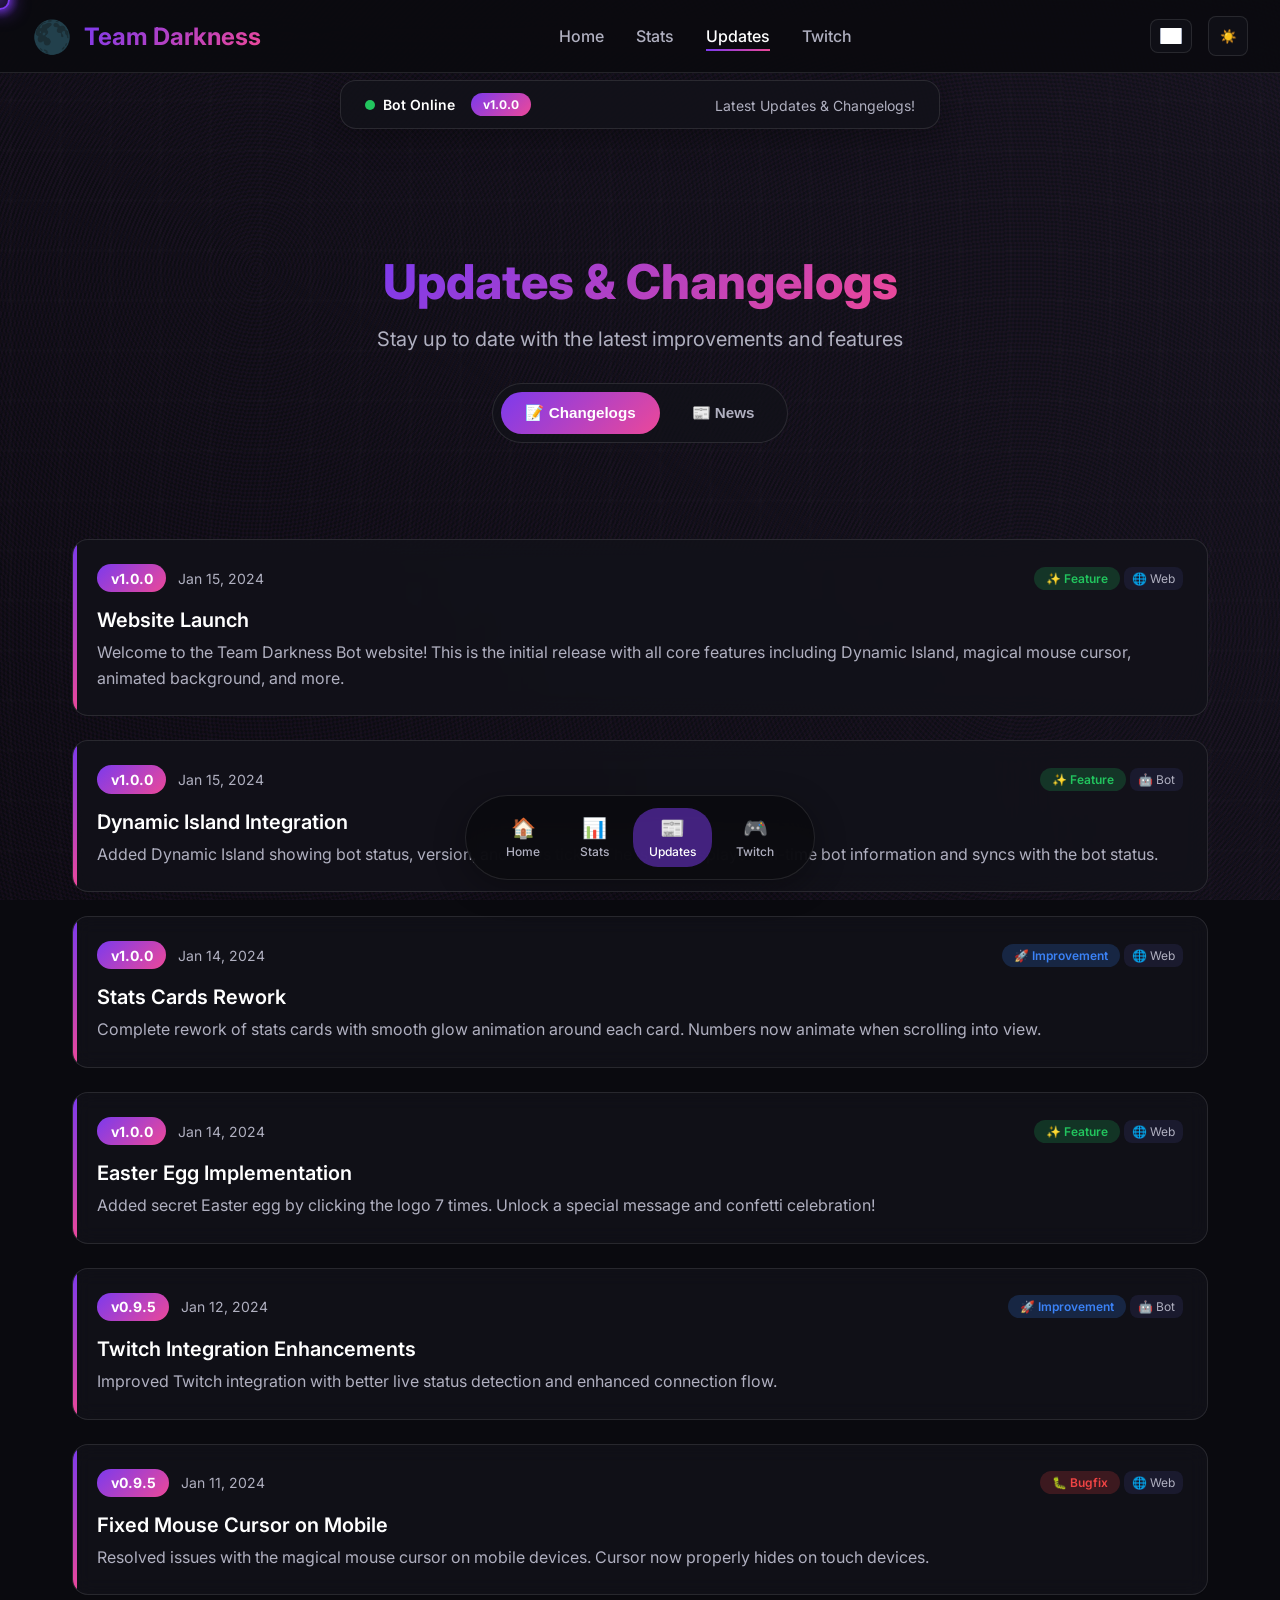
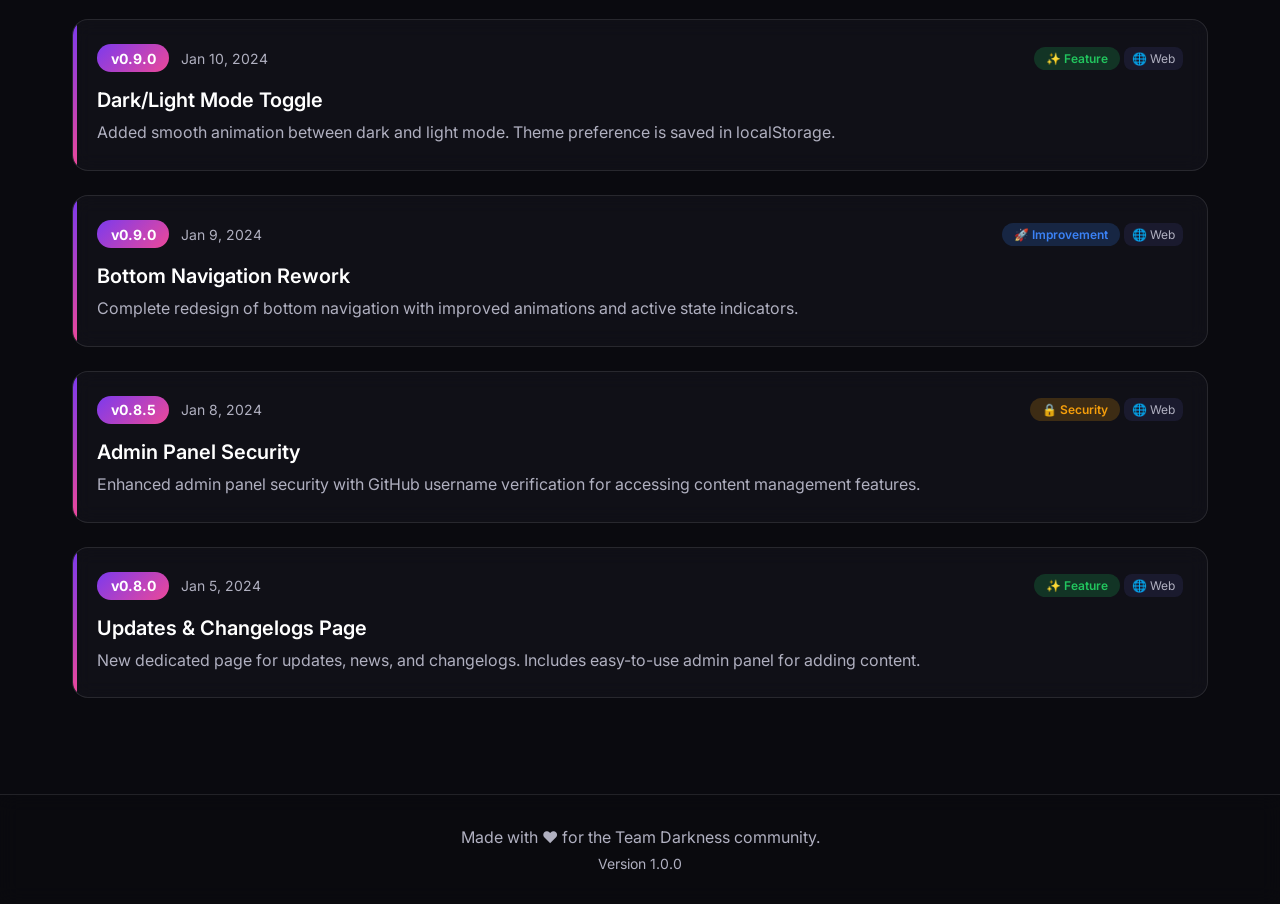
<file: updates.html>
<!DOCTYPE html>
<html lang="en">
<head>
    <meta charset="UTF-8">
    <meta name="viewport" content="width=device-width, initial-scale=1.0">
    <title>Updates & Changelogs - Team Darkness</title>
    <link rel="stylesheet" href="styles.css">
    <link rel="stylesheet" href="updates.css">
    <link rel="preconnect" href="https://fonts.googleapis.com">
    <link rel="preconnect" href="https://fonts.gstatic.com" crossorigin>
    <link href="https://fonts.googleapis.com/css2?family=Inter:wght@300;400;500;600;700;800&display=swap" rel="stylesheet">
</head>
<body>
    <!-- Magical Mouse Cursor -->
    <div class="cursor"></div>
    <div class="cursor-follower"></div>

    <!-- Animated Background -->
    <div class="background-container">
        <div class="topographic-bg"></div>
        <div class="blur-grid"></div>
        <div class="color-picker-popin" id="colorPickerPopin">
            <input type="color" id="bgColorPicker" value="#0a0a0f" title="Change Background Color">
        </div>
    </div>

    <!-- Navigation Bar -->
    <nav class="navbar">
        <div class="nav-container">
            <div class="logo" id="logo">
                <span class="logo-icon">🌑</span>
                <span class="logo-text">Team Darkness</span>
            </div>
            <ul class="nav-links">
                <li><a href="index.html" class="nav-link">Home</a></li>
                <li><a href="index.html#stats" class="nav-link">Stats</a></li>
                <li><a href="updates.html" class="nav-link active">Updates</a></li>
                <li><a href="index.html#twitch" class="nav-link">Twitch</a></li>
            </ul>
            <div class="nav-right">
                <button class="lang-switch" id="langSwitch" title="Switch Language">
                    <img src="data:image/svg+xml,%3Csvg xmlns='http://www.w3.org/2000/svg' viewBox='0 0 640 480'%3E%3Crect fill='%23012169' width='640' height='480'/%3E%3Cpath fill='%23FFF' d='M0 0L640 0L640 480L0 480z'/%3E%3C/svg%3E" alt="EN" class="flag-icon">
                </button>
                <button class="theme-toggle" id="themeToggle" title="Toggle Theme">
                    <span class="sun">☀️</span>
                    <span class="moon">🌙</span>
                </button>
            </div>
        </div>
    </nav>

    <!-- Dynamic Island -->
    <div class="dynamic-island" id="dynamicIsland">
        <div class="island-content">
            <div class="island-left">
                <div class="bot-status">
                    <span class="status-indicator" id="botStatusIndicator"></span>
                    <span class="status-text" id="botStatusText">Loading...</span>
                </div>
                <div class="version-badge" id="versionBadge">v1.0.0</div>
            </div>
            <div class="island-right">
                <div class="news-ticker" id="newsTicker">
                    <span class="ticker-text">Latest Updates & Changelogs!</span>
                </div>
            </div>
        </div>
    </div>

    <!-- Main Content -->
    <main class="main-content updates-page">
        <!-- Page Header -->
        <section class="page-header">
            <h1 class="page-title">
                <span class="gradient-text">Updates & Changelogs</span>
            </h1>
            <p class="page-subtitle">Stay up to date with the latest improvements and features</p>
            
            <!-- Tab Switcher -->
            <div class="tab-switcher">
                <button class="tab-btn active" data-tab="changelogs">
                    📝 Changelogs
                </button>
                <button class="tab-btn" data-tab="news">
                    📰 News
                </button>
            </div>
        </section>

        <!-- Changelogs Section -->
        <section id="changelogs" class="content-section active">
            <div class="changelogs-container">
                <!-- Changelog items will be dynamically loaded from changelogs.json -->
                <div class="changelog-list" id="changelogList">
                    <!-- Placeholder while loading -->
                    <div class="loading-state">
                        <div class="spinner"></div>
                        <p>Loading changelogs...</p>
                    </div>
                </div>
            </div>
        </section>

        <!-- News Section -->
        <section id="news" class="content-section">
            <div class="news-container">
                <!-- News items will be dynamically loaded from news.json -->
                <div class="news-list" id="newsList">
                    <!-- Placeholder while loading -->
                    <div class="loading-state">
                        <div class="spinner"></div>
                        <p>Loading news...</p>
                    </div>
                </div>
            </div>
        </section>

        <!-- Admin Panel (Hidden by default) -->
        <section id="adminPanel" class="admin-panel" style="display: none;">
            <div class="admin-card glow-card">
                <h2>⚙️ Admin Panel</h2>
                <p>Add new changelogs and news easily</p>
                
                <div class="admin-tabs">
                    <button class="admin-tab-btn active" data-admin-tab="add-changelog">Add Changelog</button>
                    <button class="admin-tab-btn" data-admin-tab="add-news">Add News</button>
                </div>

                <!-- Add Changelog Form -->
                <div id="addChangelog" class="admin-form active">
                    <form id="changelogForm">
                        <div class="form-group">
                            <label for="clVersion">Version</label>
                            <input type="text" id="clVersion" placeholder="e.g., 1.0.0" required>
                        </div>
                        <div class="form-group">
                            <label for="clDate">Date</label>
                            <input type="date" id="clDate" required>
                        </div>
                        <div class="form-group">
                            <label for="clType">Type</label>
                            <select id="clType">
                                <option value="feature">✨ Feature</option>
                                <option value="improvement">🚀 Improvement</option>
                                <option value="bugfix">🐛 Bug Fix</option>
                                <option value="security">🔒 Security</option>
                            </select>
                        </div>
                        <div class="form-group">
                            <label for="clTitle">Title</label>
                            <input type="text" id="clTitle" placeholder="Brief title of the change" required>
                        </div>
                        <div class="form-group">
                            <label for="clDescription">Description</label>
                            <textarea id="clDescription" rows="4" placeholder="Detailed description of the change" required></textarea>
                        </div>
                        <div class="form-group">
                            <label for="clSource">Source</label>
                            <select id="clSource">
                                <option value="web">🌐 Web</option>
                                <option value="bot">🤖 Bot</option>
                            </select>
                        </div>
                        <button type="submit" class="btn btn-primary">Add Changelog</button>
                    </form>
                </div>

                <!-- Add News Form -->
                <div id="addNews" class="admin-form">
                    <form id="newsForm">
                        <div class="form-group">
                            <label for="newsTitle">Title</label>
                            <input type="text" id="newsTitle" placeholder="News title" required>
                        </div>
                        <div class="form-group">
                            <label for="newsDate">Date</label>
                            <input type="date" id="newsDate" required>
                        </div>
                        <div class="form-group">
                            <label for="newsCategory">Category</label>
                            <select id="newsCategory">
                                <option value="announcement">📢 Announcement</option>
                                <option value="event">🎉 Event</option>
                                <option value="update">🔄 Update</option>
                                <option value="community">👥 Community</option>
                            </select>
                        </div>
                        <div class="form-group">
                            <label for="newsContent">Content</label>
                            <textarea id="newsContent" rows="6" placeholder="Full news content" required></textarea>
                        </div>
                        <div class="form-group">
                            <label for="newsImage">Image URL (optional)</label>
                            <input type="url" id="newsImage" placeholder="https://example.com/image.png">
                        </div>
                        <button type="submit" class="btn btn-primary">Add News</button>
                    </form>
                </div>
            </div>
        </section>
    </main>

    <!-- Bottom Navigation -->
    <nav class="bottom-nav">
        <a href="index.html" class="bottom-nav-item">
            <span class="nav-icon">🏠</span>
            <span class="nav-label">Home</span>
        </a>
        <a href="index.html#stats" class="bottom-nav-item">
            <span class="nav-icon">📊</span>
            <span class="nav-label">Stats</span>
        </a>
        <a href="updates.html" class="bottom-nav-item active">
            <span class="nav-icon">📰</span>
            <span class="nav-label">Updates</span>
        </a>
        <a href="index.html#twitch" class="bottom-nav-item">
            <span class="nav-icon">🎮</span>
            <span class="nav-label">Twitch</span>
        </a>
        <a href="#" class="bottom-nav-item admin-only" id="adminPanelNav" style="display: none;">
            <span class="nav-icon">⚙️</span>
            <span class="nav-label">Admin</span>
        </a>
    </nav>

    <!-- Footer -->
    <footer class="footer">
        <div class="footer-content">
            <p class="footer-text animated-text" id="footerText">
                Made with ❤️ for the Team Darkness community.
            </p>
            <p class="footer-version">Version <span id="footerVersion">1.0.0</span></p>
        </div>
    </footer>

    <script src="config.js"></script>
    <script src="updates.js"></script>
</body>
</html>
</file>
<file: styles.css>
/* CSS Variables for Theme Support */
:root {
    --bg-primary: #0a0a0f;
    --bg-secondary: #12121a;
    --bg-tertiary: #1a1a2e;
    --text-primary: #ffffff;
    --text-secondary: #b0b0c0;
    --accent-primary: #7c3aed;
    --accent-secondary: #a855f7;
    --accent-glow: rgba(124, 58, 237, 0.5);
    --gradient-start: #7c3aed;
    --gradient-end: #ec4899;
    --card-bg: rgba(18, 18, 26, 0.8);
    --nav-bg: rgba(10, 10, 15, 0.9);
    --border-color: rgba(255, 255, 255, 0.1);
    --glow-color: rgba(124, 58, 237, 0.3);
    --cursor-color: #7c3aed;
    --transition-speed: 0.3s;
}

[data-theme="light"] {
    --bg-primary: #f5f5f7;
    --bg-secondary: #ffffff;
    --bg-tertiary: #e8e8ed;
    --text-primary: #1a1a2e;
    --text-secondary: #4a4a5a;
    --accent-primary: #6366f1;
    --accent-secondary: #8b5cf6;
    --accent-glow: rgba(99, 102, 241, 0.5);
    --gradient-start: #6366f1;
    --gradient-end: #ec4899;
    --card-bg: rgba(255, 255, 255, 0.8);
    --nav-bg: rgba(245, 245, 247, 0.9);
    --border-color: rgba(0, 0, 0, 0.1);
    --glow-color: rgba(99, 102, 241, 0.3);
    --cursor-color: #6366f1;
}

/* Reset & Base Styles */
* {
    margin: 0;
    padding: 0;
    box-sizing: border-box;
}

html {
    scroll-behavior: smooth;
}

body {
    font-family: 'Inter', -apple-system, BlinkMacSystemFont, sans-serif;
    background: var(--bg-primary);
    color: var(--text-primary);
    overflow-x: hidden;
    cursor: none;
    transition: background-color var(--transition-speed) ease, color var(--transition-speed) ease;
}

/* Magical Mouse Cursor */
.cursor {
    position: fixed;
    width: 20px;
    height: 20px;
    border: 2px solid var(--cursor-color);
    border-radius: 50%;
    pointer-events: none;
    z-index: 9999;
    transform: translate(-50%, -50%);
    transition: width 0.2s, height 0.2s, background-color 0.2s;
    box-shadow: 0 0 10px var(--cursor-color), 0 0 20px var(--cursor-color);
    animation: cursorGlow 2s ease-in-out infinite;
}

.cursor-follower {
    position: fixed;
    width: 40px;
    height: 40px;
    background: radial-gradient(circle, var(--accent-glow) 0%, transparent 70%);
    border-radius: 50%;
    pointer-events: none;
    z-index: 9998;
    transform: translate(-50%, -50%);
    transition: transform 0.1s ease-out;
    opacity: 0.6;
}

.cursor.hover {
    width: 30px;
    height: 30px;
    background-color: var(--accent-glow);
}

@keyframes cursorGlow {
    0%, 100% {
        box-shadow: 0 0 10px var(--cursor-color), 0 0 20px var(--cursor-color), 0 0 30px var(--cursor-color);
    }
    50% {
        box-shadow: 0 0 20px var(--cursor-color), 0 0 30px var(--cursor-color), 0 0 40px var(--cursor-color);
    }
}

/* Animated Background */
.background-container {
    position: fixed;
    top: 0;
    left: 0;
    width: 100%;
    height: 100%;
    z-index: -1;
    overflow: hidden;
}

.topographic-bg {
    position: absolute;
    width: 100%;
    height: 100%;
    background: 
        repeating-radial-gradient(circle at 20% 30%, transparent 0, transparent 2px, rgba(124, 58, 237, 0.03) 2px, rgba(124, 58, 237, 0.03) 4px),
        repeating-radial-gradient(circle at 80% 70%, transparent 0, transparent 2px, rgba(236, 72, 153, 0.03) 2px, rgba(236, 72, 153, 0.03) 4px),
        linear-gradient(45deg, var(--bg-primary) 0%, var(--bg-secondary) 100%);
    animation: topographicMove 30s linear infinite;
}

@keyframes topographicMove {
    0% {
        transform: scale(1) rotate(0deg);
    }
    50% {
        transform: scale(1.1) rotate(5deg);
    }
    100% {
        transform: scale(1) rotate(0deg);
    }
}

.blur-grid {
    position: absolute;
    width: 200%;
    height: 200%;
    top: -50%;
    left: -50%;
    background-image: 
        linear-gradient(var(--border-color) 1px, transparent 1px),
        linear-gradient(90deg, var(--border-color) 1px, transparent 1px);
    background-size: 50px 50px;
    filter: blur(1px);
    opacity: 0.3;
    animation: gridMove 20s linear infinite;
}

@keyframes gridMove {
    0% {
        transform: translate(0, 0);
    }
    100% {
        transform: translate(50px, 50px);
    }
}

.color-picker-popin {
    position: fixed;
    bottom: 100px;
    right: 20px;
    z-index: 1000;
    opacity: 0;
    transform: translateY(20px);
    transition: opacity 0.3s ease, transform 0.3s ease;
}

.color-picker-popin:hover,
.color-picker-popin.active {
    opacity: 1;
    transform: translateY(0);
}

#bgColorPicker {
    width: 50px;
    height: 50px;
    border: none;
    border-radius: 50%;
    cursor: pointer;
    box-shadow: 0 4px 15px rgba(0, 0, 0, 0.3);
    transition: transform 0.3s ease;
}

#bgColorPicker:hover {
    transform: scale(1.1);
}

/* Navigation Bar */
.navbar {
    position: fixed;
    top: 0;
    left: 0;
    width: 100%;
    z-index: 1000;
    background: var(--nav-bg);
    backdrop-filter: blur(20px);
    border-bottom: 1px solid var(--border-color);
    transition: all var(--transition-speed) ease;
}

.navbar.scrolled {
    box-shadow: 0 4px 30px rgba(0, 0, 0, 0.3);
}

.nav-container {
    max-width: 1400px;
    margin: 0 auto;
    padding: 1rem 2rem;
    display: flex;
    justify-content: space-between;
    align-items: center;
}

.logo {
    display: flex;
    align-items: center;
    gap: 0.75rem;
    cursor: pointer;
    transition: transform 0.3s ease;
}

.logo:hover {
    transform: scale(1.05);
}

.logo-icon {
    font-size: 2rem;
    animation: logoPulse 3s ease-in-out infinite;
}

@keyframes logoPulse {
    0%, 100% {
        transform: scale(1);
        filter: hue-rotate(0deg);
    }
    50% {
        transform: scale(1.1);
        filter: hue-rotate(30deg);
    }
}

.logo-text {
    font-size: 1.5rem;
    font-weight: 700;
    background: linear-gradient(135deg, var(--gradient-start), var(--gradient-end));
    -webkit-background-clip: text;
    -webkit-text-fill-color: transparent;
    background-clip: text;
}

.nav-links {
    display: flex;
    list-style: none;
    gap: 2rem;
}

.nav-link {
    color: var(--text-secondary);
    text-decoration: none;
    font-weight: 500;
    position: relative;
    transition: color 0.3s ease;
}

.nav-link::after {
    content: '';
    position: absolute;
    bottom: -5px;
    left: 0;
    width: 0;
    height: 2px;
    background: linear-gradient(90deg, var(--gradient-start), var(--gradient-end));
    transition: width 0.3s ease;
}

.nav-link:hover,
.nav-link.active {
    color: var(--text-primary);
}

.nav-link:hover::after,
.nav-link.active::after {
    width: 100%;
}

.nav-right {
    display: flex;
    align-items: center;
    gap: 1rem;
}

.lang-switch,
.theme-toggle {
    background: var(--card-bg);
    border: 1px solid var(--border-color);
    border-radius: 8px;
    padding: 0.5rem;
    cursor: pointer;
    transition: all 0.3s ease;
    display: flex;
    align-items: center;
    justify-content: center;
}

.lang-switch:hover,
.theme-toggle:hover {
    transform: scale(1.1);
    border-color: var(--accent-primary);
}

.flag-icon {
    width: 24px;
    height: 16px;
    border-radius: 2px;
}

.theme-toggle {
    width: 40px;
    height: 40px;
    position: relative;
}

.sun, .moon {
    position: absolute;
    transition: all 0.3s ease;
}

[data-theme="light"] .sun {
    opacity: 0;
    transform: rotate(90deg);
}

[data-theme="dark"] .moon {
    opacity: 0;
    transform: rotate(-90deg);
}

/* Dynamic Island */
.dynamic-island {
    position: fixed;
    top: 80px;
    left: 50%;
    transform: translateX(-50%);
    background: var(--card-bg);
    backdrop-filter: blur(20px);
    border: 1px solid var(--border-color);
    border-radius: 16px;
    padding: 0.75rem 1.5rem;
    z-index: 999;
    box-shadow: 0 8px 32px rgba(0, 0, 0, 0.3);
    transition: all 0.3s ease;
    max-width: 90%;
    width: 600px;
}

.dynamic-island:hover {
    transform: translateX(-50%) scale(1.02);
    box-shadow: 0 12px 40px rgba(0, 0, 0, 0.4);
}

.island-content {
    display: flex;
    justify-content: space-between;
    align-items: center;
}

.island-left {
    display: flex;
    align-items: center;
    gap: 1rem;
}

.bot-status {
    display: flex;
    align-items: center;
    gap: 0.5rem;
}

.status-indicator {
    width: 10px;
    height: 10px;
    border-radius: 50%;
    background: #ef4444;
    animation: pulse 2s ease-in-out infinite;
}

.status-indicator.online {
    background: #22c55e;
}

@keyframes pulse {
    0%, 100% {
        opacity: 1;
        transform: scale(1);
    }
    50% {
        opacity: 0.5;
        transform: scale(1.2);
    }
}

.status-text {
    font-size: 0.875rem;
    font-weight: 600;
}

.version-badge {
    background: linear-gradient(135deg, var(--gradient-start), var(--gradient-end));
    padding: 0.25rem 0.75rem;
    border-radius: 20px;
    font-size: 0.75rem;
    font-weight: 700;
    color: white;
}

.island-right {
    display: flex;
    align-items: center;
    gap: 1rem;
}

.news-ticker {
    overflow: hidden;
    white-space: nowrap;
    max-width: 200px;
}

.ticker-text {
    display: inline-block;
    animation: ticker 10s linear infinite;
    font-size: 0.875rem;
    color: var(--text-secondary);
}

@keyframes ticker {
    0% {
        transform: translateX(100%);
    }
    100% {
        transform: translateX(-100%);
    }
}

.easter-egg-indicator {
    font-size: 1.25rem;
    opacity: 0;
    transform: scale(0);
    transition: all 0.3s ease;
    cursor: pointer;
}

.easter-egg-indicator.visible {
    opacity: 1;
    transform: scale(1);
    animation: sparkle 1s ease-in-out infinite;
}

@keyframes sparkle {
    0%, 100% {
        transform: scale(1) rotate(0deg);
    }
    50% {
        transform: scale(1.2) rotate(180deg);
    }
}

/* Main Content */
.main-content {
    padding-top: 180px;
    min-height: 100vh;
}

/* Hero Section */
.hero-section {
    min-height: 80vh;
    display: flex;
    align-items: center;
    justify-content: center;
    text-align: center;
    padding: 2rem;
}

.hero-content {
    max-width: 800px;
}

.hero-title {
    font-size: 4rem;
    font-weight: 800;
    margin-bottom: 1rem;
    line-height: 1.2;
}

.gradient-text {
    background: linear-gradient(135deg, var(--gradient-start), var(--gradient-end));
    -webkit-background-clip: text;
    -webkit-text-fill-color: transparent;
    background-clip: text;
}

.hero-subtitle {
    font-size: 1.5rem;
    color: var(--text-secondary);
    margin-bottom: 2rem;
}

.animate-fade-in {
    animation: fadeInUp 0.8s ease-out;
}

.animate-fade-in-delay {
    animation: fadeInUp 0.8s ease-out 0.2s both;
}

@keyframes fadeInUp {
    from {
        opacity: 0;
        transform: translateY(30px);
    }
    to {
        opacity: 1;
        transform: translateY(0);
    }
}

.live-status {
    display: inline-flex;
    align-items: center;
    gap: 0.5rem;
    background: var(--card-bg);
    padding: 0.75rem 1.5rem;
    border-radius: 50px;
    border: 1px solid var(--border-color);
    margin-bottom: 2rem;
}

.live-dot {
    width: 10px;
    height: 10px;
    border-radius: 50%;
    background: #ef4444;
    animation: pulse 2s ease-in-out infinite;
}

.live-status.live .live-dot {
    background: #22c55e;
}

.live-text {
    font-weight: 600;
    font-size: 0.875rem;
}

.cta-buttons {
    display: flex;
    gap: 1rem;
    justify-content: center;
    flex-wrap: wrap;
}

.btn {
    padding: 1rem 2rem;
    border-radius: 12px;
    font-weight: 600;
    text-decoration: none;
    transition: all 0.3s ease;
    cursor: pointer;
    border: none;
    font-size: 1rem;
}

.btn-primary {
    background: linear-gradient(135deg, var(--gradient-start), var(--gradient-end));
    color: white;
    box-shadow: 0 4px 15px var(--accent-glow);
}

.btn-primary:hover {
    transform: translateY(-2px);
    box-shadow: 0 8px 25px var(--accent-glow);
}

.btn-secondary {
    background: var(--card-bg);
    color: var(--text-primary);
    border: 1px solid var(--border-color);
}

.btn-secondary:hover {
    background: var(--bg-tertiary);
    transform: translateY(-2px);
}

.btn-twitch {
    background: #9146ff;
    color: white;
}

.btn-twitch:hover {
    background: #772ce8;
    transform: translateY(-2px);
}

.btn-close {
    background: var(--bg-tertiary);
    color: var(--text-primary);
    margin-top: 1rem;
}

/* Stats Section */
.stats-section {
    padding: 4rem 2rem;
    max-width: 1400px;
    margin: 0 auto;
}

.section-title {
    font-size: 2.5rem;
    font-weight: 700;
    text-align: center;
    margin-bottom: 3rem;
}

.stats-grid {
    display: grid;
    grid-template-columns: repeat(auto-fit, minmax(250px, 1fr));
    gap: 2rem;
}

.stat-card {
    background: var(--card-bg);
    backdrop-filter: blur(10px);
    border: 1px solid var(--border-color);
    border-radius: 16px;
    padding: 2rem;
    text-align: center;
    transition: all 0.3s ease;
}

.stat-card:hover {
    transform: translateY(-5px);
}

.glow-card {
    position: relative;
    overflow: hidden;
}

.glow-card::before {
    content: '';
    position: absolute;
    top: -50%;
    left: -50%;
    width: 200%;
    height: 200%;
    background: conic-gradient(transparent, var(--accent-primary), transparent 30%);
    animation: glowRotate 4s linear infinite;
    opacity: 0;
    transition: opacity 0.3s ease;
}

.glow-card:hover::before {
    opacity: 0.5;
}

@keyframes glowRotate {
    0% {
        transform: rotate(0deg);
    }
    100% {
        transform: rotate(360deg);
    }
}

.stat-card > * {
    position: relative;
    z-index: 1;
}

.stat-icon {
    font-size: 3rem;
    margin-bottom: 1rem;
}

.stat-value {
    font-size: 2.5rem;
    font-weight: 700;
    background: linear-gradient(135deg, var(--gradient-start), var(--gradient-end));
    -webkit-background-clip: text;
    -webkit-text-fill-color: transparent;
    background-clip: text;
    margin-bottom: 0.5rem;
}

.stat-label {
    color: var(--text-secondary);
    font-size: 1rem;
}

/* Twitch Section */
.twitch-section {
    padding: 4rem 2rem;
    max-width: 800px;
    margin: 0 auto;
}

.twitch-container {
    display: flex;
    justify-content: center;
}

.twitch-card {
    width: 100%;
    background: var(--card-bg);
    backdrop-filter: blur(10px);
    border: 1px solid var(--border-color);
    border-radius: 16px;
    padding: 2rem;
}

.twitch-header {
    display: flex;
    justify-content: space-between;
    align-items: center;
    margin-bottom: 1.5rem;
}

.twitch-logo {
    width: 40px;
    height: 40px;
}

.twitch-live-badge {
    background: #ef4444;
    color: white;
    padding: 0.25rem 0.75rem;
    border-radius: 20px;
    font-size: 0.75rem;
    font-weight: 700;
}

.twitch-live-badge.live {
    background: #22c55e;
}

.twitch-content {
    text-align: center;
    color: var(--text-secondary);
}

.twitch-content p {
    margin-bottom: 1.5rem;
}

/* Bottom Navigation */
.bottom-nav {
    position: fixed;
    bottom: 20px;
    left: 50%;
    transform: translateX(-50%);
    background: var(--nav-bg);
    backdrop-filter: blur(20px);
    border: 1px solid var(--border-color);
    border-radius: 50px;
    padding: 0.75rem 1.5rem;
    display: flex;
    gap: 0.5rem;
    z-index: 1000;
    box-shadow: 0 8px 32px rgba(0, 0, 0, 0.3);
}

.bottom-nav-item {
    display: flex;
    flex-direction: column;
    align-items: center;
    gap: 0.25rem;
    padding: 0.5rem 1rem;
    text-decoration: none;
    color: var(--text-secondary);
    border-radius: 25px;
    transition: all 0.3s ease;
}

.bottom-nav-item:hover,
.bottom-nav-item.active {
    background: var(--accent-glow);
    color: var(--text-primary);
}

.nav-icon {
    font-size: 1.25rem;
}

.nav-label {
    font-size: 0.75rem;
    font-weight: 500;
}

/* Footer */
.footer {
    padding: 2rem;
    text-align: center;
    background: var(--nav-bg);
    backdrop-filter: blur(10px);
    border-top: 1px solid var(--border-color);
    margin-top: 4rem;
}

.footer-content {
    max-width: 1400px;
    margin: 0 auto;
}

.footer-text {
    font-size: 1rem;
    color: var(--text-secondary);
    margin-bottom: 0.5rem;
    transition: opacity 0.5s ease;
}

.footer-version {
    font-size: 0.875rem;
    color: var(--text-secondary);
}

/* Modal */
.modal {
    position: fixed;
    top: 0;
    left: 0;
    width: 100%;
    height: 100%;
    background: rgba(0, 0, 0, 0.8);
    backdrop-filter: blur(10px);
    display: flex;
    align-items: center;
    justify-content: center;
    z-index: 2000;
    opacity: 0;
    visibility: hidden;
    transition: all 0.3s ease;
}

.modal.active {
    opacity: 1;
    visibility: visible;
}

.modal-content {
    background: var(--card-bg);
    border: 1px solid var(--border-color);
    border-radius: 16px;
    padding: 2rem;
    max-width: 500px;
    width: 90%;
    text-align: center;
    transform: scale(0.8);
    transition: transform 0.3s ease;
}

.modal.active .modal-content {
    transform: scale(1);
}

.modal-content h2 {
    font-size: 2rem;
    margin-bottom: 1rem;
    background: linear-gradient(135deg, var(--gradient-start), var(--gradient-end));
    -webkit-background-clip: text;
    -webkit-text-fill-color: transparent;
    background-clip: text;
}

.modal-content p {
    color: var(--text-secondary);
    margin-bottom: 1rem;
}

.special-message {
    font-style: italic;
    font-size: 1.125rem;
    color: var(--text-primary);
    margin: 1.5rem 0;
    padding: 1rem;
    background: var(--bg-tertiary);
    border-radius: 8px;
    border-left: 3px solid var(--accent-primary);
}

/* Responsive Design */
@media (max-width: 768px) {
    .nav-links {
        display: none;
    }

    .hero-title {
        font-size: 2.5rem;
    }

    .hero-subtitle {
        font-size: 1.125rem;
    }

    .dynamic-island {
        width: 90%;
        top: 70px;
    }

    .main-content {
        padding-top: 160px;
    }

    .bottom-nav {
        bottom: 10px;
        padding: 0.5rem 1rem;
    }

    .nav-label {
        display: none;
    }

    .stats-grid {
        grid-template-columns: 1fr;
    }
}

/* Scroll Animations */
.animate-on-scroll {
    opacity: 0;
    transform: translateY(30px);
    transition: all 0.6s ease;
}

.animate-on-scroll.visible {
    opacity: 1;
    transform: translateY(0);
}

/* Admin Panel Visibility */
.admin-only.visible {
    display: flex !important;
}
</file>
<file: updates.css>
/* Updates & Changelogs Page Specific Styles */

.updates-page {
    padding-top: 220px;
}

/* Page Header */
.page-header {
    text-align: center;
    padding: 2rem;
    margin-bottom: 2rem;
}

.page-title {
    font-size: 3rem;
    font-weight: 800;
    margin-bottom: 1rem;
}

.page-subtitle {
    font-size: 1.25rem;
    color: var(--text-secondary);
    margin-bottom: 2rem;
}

/* Tab Switcher */
.tab-switcher {
    display: inline-flex;
    gap: 0.5rem;
    background: var(--card-bg);
    padding: 0.5rem;
    border-radius: 50px;
    border: 1px solid var(--border-color);
}

.tab-btn {
    padding: 0.75rem 1.5rem;
    border: none;
    background: transparent;
    color: var(--text-secondary);
    font-weight: 600;
    border-radius: 25px;
    cursor: pointer;
    transition: all 0.3s ease;
    font-size: 0.95rem;
}

.tab-btn:hover {
    color: var(--text-primary);
}

.tab-btn.active {
    background: linear-gradient(135deg, var(--gradient-start), var(--gradient-end));
    color: white;
}

/* Content Sections */
.content-section {
    display: none;
    padding: 2rem;
    max-width: 1200px;
    margin: 0 auto;
    animation: fadeIn 0.3s ease;
}

.content-section.active {
    display: block;
}

@keyframes fadeIn {
    from {
        opacity: 0;
        transform: translateY(10px);
    }
    to {
        opacity: 1;
        transform: translateY(0);
    }
}

/* Loading State */
.loading-state {
    text-align: center;
    padding: 4rem 2rem;
}

.spinner {
    width: 50px;
    height: 50px;
    border: 3px solid var(--border-color);
    border-top-color: var(--accent-primary);
    border-radius: 50%;
    margin: 0 auto 1.5rem;
    animation: spin 1s linear infinite;
}

@keyframes spin {
    to {
        transform: rotate(360deg);
    }
}

.loading-state p {
    color: var(--text-secondary);
}

/* Changelog List */
.changelog-list {
    display: flex;
    flex-direction: column;
    gap: 1.5rem;
}

.changelog-item {
    background: var(--card-bg);
    backdrop-filter: blur(10px);
    border: 1px solid var(--border-color);
    border-radius: 16px;
    padding: 1.5rem;
    transition: all 0.3s ease;
    position: relative;
    overflow: hidden;
}

.changelog-item::before {
    content: '';
    position: absolute;
    top: 0;
    left: 0;
    width: 4px;
    height: 100%;
    background: linear-gradient(180deg, var(--gradient-start), var(--gradient-end));
}

.changelog-item:hover {
    transform: translateX(5px);
    border-color: var(--accent-primary);
}

.changelog-header {
    display: flex;
    justify-content: space-between;
    align-items: center;
    margin-bottom: 1rem;
    flex-wrap: wrap;
    gap: 1rem;
}

.changelog-version {
    display: flex;
    align-items: center;
    gap: 0.75rem;
}

.version-badge-cl {
    background: linear-gradient(135deg, var(--gradient-start), var(--gradient-end));
    padding: 0.35rem 0.85rem;
    border-radius: 20px;
    font-size: 0.875rem;
    font-weight: 700;
    color: white;
}

.changelog-date {
    color: var(--text-secondary);
    font-size: 0.875rem;
}

.changelog-type {
    display: inline-flex;
    align-items: center;
    gap: 0.25rem;
    padding: 0.25rem 0.75rem;
    border-radius: 20px;
    font-size: 0.75rem;
    font-weight: 600;
}

.changelog-type.feature {
    background: rgba(34, 197, 94, 0.2);
    color: #22c55e;
}

.changelog-type.improvement {
    background: rgba(59, 130, 246, 0.2);
    color: #3b82f6;
}

.changelog-type.bugfix {
    background: rgba(239, 68, 68, 0.2);
    color: #ef4444;
}

.changelog-type.security {
    background: rgba(245, 158, 11, 0.2);
    color: #f59e0b;
}

.changelog-source {
    display: inline-flex;
    align-items: center;
    gap: 0.25rem;
    padding: 0.25rem 0.5rem;
    background: var(--bg-tertiary);
    border-radius: 8px;
    font-size: 0.75rem;
    color: var(--text-secondary);
}

.changelog-body {
    margin-top: 1rem;
}

.changelog-title {
    font-size: 1.25rem;
    font-weight: 600;
    margin-bottom: 0.5rem;
    color: var(--text-primary);
}

.changelog-description {
    color: var(--text-secondary);
    line-height: 1.6;
}

/* News List */
.news-list {
    display: grid;
    grid-template-columns: repeat(auto-fill, minmax(350px, 1fr));
    gap: 2rem;
}

.news-item {
    background: var(--card-bg);
    backdrop-filter: blur(10px);
    border: 1px solid var(--border-color);
    border-radius: 16px;
    overflow: hidden;
    transition: all 0.3s ease;
}

.news-item:hover {
    transform: translateY(-5px);
    box-shadow: 0 12px 40px rgba(0, 0, 0, 0.3);
}

.news-image {
    width: 100%;
    height: 200px;
    object-fit: cover;
    background: var(--bg-tertiary);
}

.news-image-placeholder {
    width: 100%;
    height: 200px;
    background: linear-gradient(135deg, var(--gradient-start), var(--gradient-end));
    display: flex;
    align-items: center;
    justify-content: center;
    font-size: 4rem;
}

.news-content {
    padding: 1.5rem;
}

.news-header {
    display: flex;
    justify-content: space-between;
    align-items: center;
    margin-bottom: 1rem;
    flex-wrap: wrap;
    gap: 0.5rem;
}

.news-category {
    display: inline-flex;
    align-items: center;
    gap: 0.25rem;
    padding: 0.25rem 0.75rem;
    border-radius: 20px;
    font-size: 0.75rem;
    font-weight: 600;
}

.news-category.announcement {
    background: rgba(124, 58, 237, 0.2);
    color: #7c3aed;
}

.news-category.event {
    background: rgba(236, 72, 153, 0.2);
    color: #ec4899;
}

.news-category.update {
    background: rgba(59, 130, 246, 0.2);
    color: #3b82f6;
}

.news-category.community {
    background: rgba(34, 197, 94, 0.2);
    color: #22c55e;
}

.news-date {
    color: var(--text-secondary);
    font-size: 0.875rem;
}

.news-title {
    font-size: 1.25rem;
    font-weight: 600;
    margin-bottom: 0.75rem;
    color: var(--text-primary);
}

.news-excerpt {
    color: var(--text-secondary);
    line-height: 1.6;
    display: -webkit-box;
    -webkit-line-clamp: 3;
    -webkit-box-orient: vertical;
    overflow: hidden;
}

/* Admin Panel */
.admin-panel {
    padding: 2rem;
    max-width: 800px;
    margin: 2rem auto;
}

.admin-card {
    background: var(--card-bg);
    backdrop-filter: blur(10px);
    border: 1px solid var(--border-color);
    border-radius: 16px;
    padding: 2rem;
}

.admin-card h2 {
    font-size: 1.75rem;
    margin-bottom: 0.5rem;
    background: linear-gradient(135deg, var(--gradient-start), var(--gradient-end));
    -webkit-background-clip: text;
    -webkit-text-fill-color: transparent;
    background-clip: text;
}

.admin-card > p {
    color: var(--text-secondary);
    margin-bottom: 2rem;
}

.admin-tabs {
    display: flex;
    gap: 0.5rem;
    margin-bottom: 1.5rem;
    border-bottom: 1px solid var(--border-color);
    padding-bottom: 1rem;
}

.admin-tab-btn {
    padding: 0.5rem 1rem;
    border: none;
    background: transparent;
    color: var(--text-secondary);
    font-weight: 500;
    cursor: pointer;
    transition: all 0.3s ease;
    border-radius: 8px;
}

.admin-tab-btn:hover {
    background: var(--bg-tertiary);
    color: var(--text-primary);
}

.admin-tab-btn.active {
    background: linear-gradient(135deg, var(--gradient-start), var(--gradient-end));
    color: white;
}

.admin-form {
    display: none;
    animation: fadeIn 0.3s ease;
}

.admin-form.active {
    display: block;
}

.form-group {
    margin-bottom: 1.5rem;
}

.form-group label {
    display: block;
    margin-bottom: 0.5rem;
    font-weight: 500;
    color: var(--text-primary);
}

.form-group input,
.form-group select,
.form-group textarea {
    width: 100%;
    padding: 0.75rem 1rem;
    background: var(--bg-tertiary);
    border: 1px solid var(--border-color);
    border-radius: 8px;
    color: var(--text-primary);
    font-family: inherit;
    font-size: 1rem;
    transition: border-color 0.3s ease;
}

.form-group input:focus,
.form-group select:focus,
.form-group textarea:focus {
    outline: none;
    border-color: var(--accent-primary);
}

.form-group textarea {
    resize: vertical;
    min-height: 100px;
}

/* Empty State */
.empty-state {
    text-align: center;
    padding: 4rem 2rem;
}

.empty-state-icon {
    font-size: 4rem;
    margin-bottom: 1rem;
}

.empty-state h3 {
    font-size: 1.5rem;
    margin-bottom: 0.5rem;
    color: var(--text-primary);
}

.empty-state p {
    color: var(--text-secondary);
}

/* Responsive */
@media (max-width: 768px) {
    .page-title {
        font-size: 2rem;
    }

    .tab-switcher {
        width: 100%;
        justify-content: center;
    }

    .tab-btn {
        padding: 0.5rem 1rem;
        font-size: 0.875rem;
    }

    .news-list {
        grid-template-columns: 1fr;
    }

    .changelog-header {
        flex-direction: column;
        align-items: flex-start;
    }

    .admin-tabs {
        flex-direction: column;
    }

    .admin-tab-btn {
        text-align: center;
    }
}
</file>
